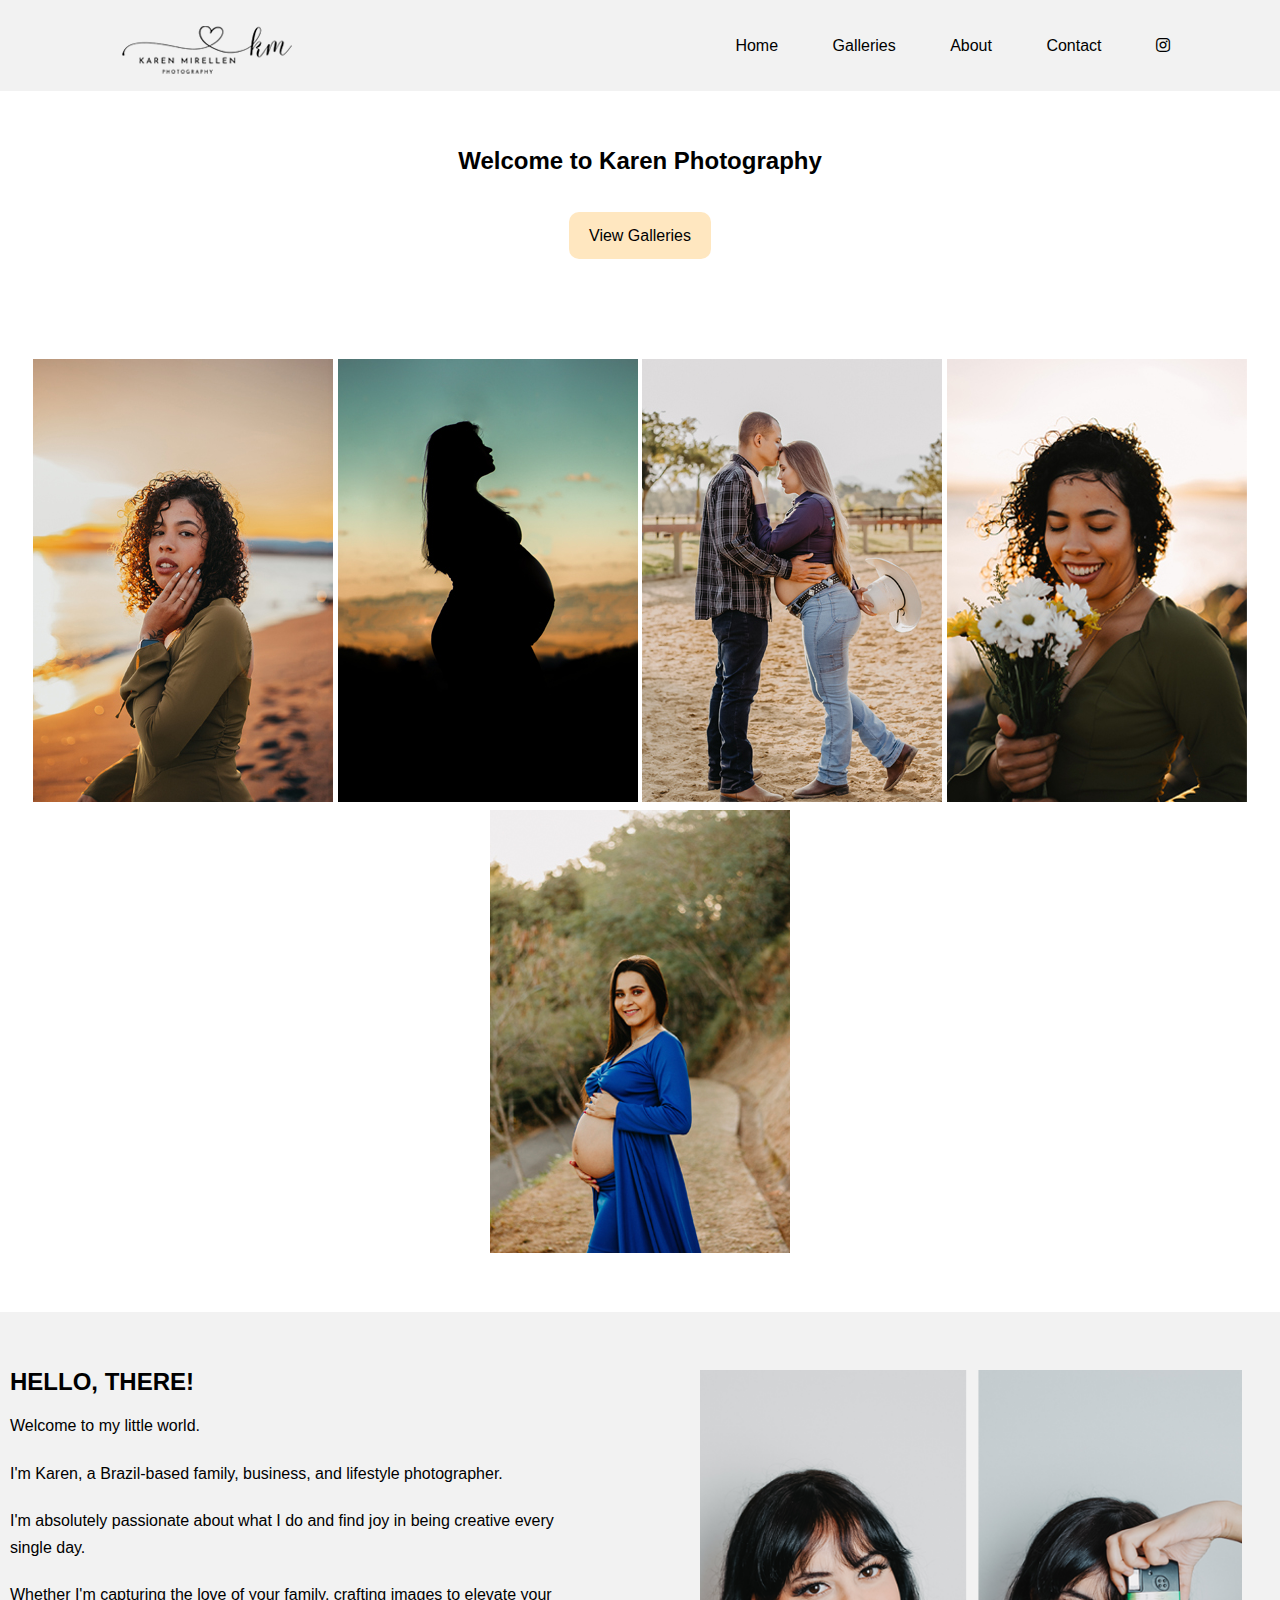
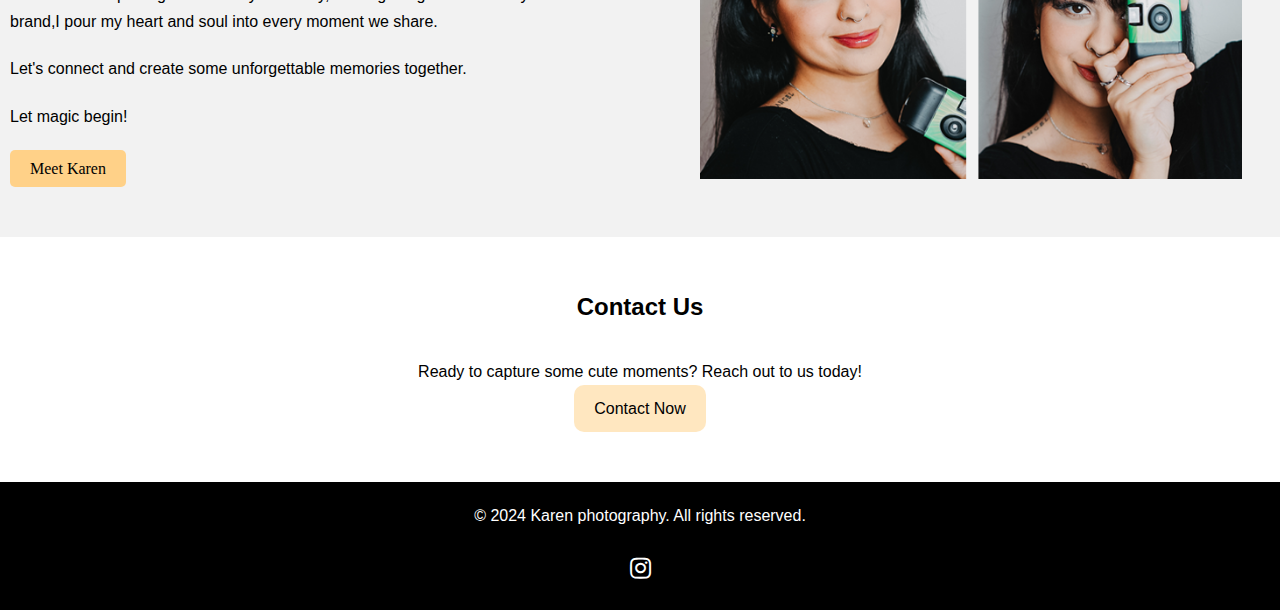
<file: index.html>
<!DOCTYPE html>
<html lang="en">
<head>
    <meta charset="UTF-8">
    <meta name="viewport" content="width=device-width, initial-scale=1.0">
    <title>Karen Photography</title>
    <link rel="stylesheet" href="styles.css">
    <link rel="stylesheet" href="https://cdnjs.cloudflare.com/ajax/libs/font-awesome/5.15.4/css/all.min.css">
</head>
<body>

<header>
    <!DOCTYPE html>
<html lang="en">
<head>
    <meta charset="UTF-8">
    <meta name="viewport" content="width=device-width, initial-scale=1.0">
    <title>KM Photography</title>
    <link rel="stylesheet" href="styles.css">
    <link rel="stylesheet" href="https://cdnjs.cloudflare.com/ajax/libs/font-awesome/5.15.4/css/all.min.css">
</head>
<body>

    <header class="header">
        <div class="container">
            <div class="logo">
                <img src="img/logo.png" alt="Photography Logo">
            </div>
            <nav>
                <ul>
                    <li><a href="file:///C:/Users/12062/Desktop/site2/index.html">Home</a></li>
                    <li><a href="file:///C:/Users/12062/Desktop/site2/galleries/galleries.html">Galleries</a></li>
                    <li><a href="file:///C:/Users/12062/Desktop/site2/about%20me/aboutme.html#">About</a></li>
                    <li><a href="file:///C:/Users/12062/Desktop/site2/contact/contact.html">Contact</a></li>
                    <li><a href="https://www.instagram.com/karenmirellenphoto" target="_blank"><i class="fab fa-instagram"></i></a></li>
                </ul>
            </nav>
        </div>
    </header>

</body>
</html>

</header>

<section id="home">
    <div class="container">
        <h2>Welcome to Karen Photography</h2>
        <a href="file:///C:/Users/12062/Desktop/site2/galleries/galleries.html" class="btn" target="_blank">View Galleries</a>
    </div>
</section>

<section id="carousel">
    <div class="container">
        <div class="carousel">
            <img class="slide" src="img/keline (4).jpg" alt="Image 1">
            <img class="slide" src="img/anne.jpg" alt="Image 2">
            <img class="slide" src="img/karina.jpg" alt="Image 3">
            <img class="slide" src="img/keline (1).jpg" alt="Another Image">
            <img class="slide" src="img/pietra.jpg" alt="Another Image">
        </div>
    </div>
</section>

<section id="about">
    <div class="container">
        <div class="about-content">
            <div class="text">
                <h2>HELLO, THERE!</h2>
                <p>Welcome to my little world.</p>
                <p>I'm Karen, a Brazil-based family, business, and lifestyle photographer.</p>
                <p>I'm absolutely passionate about what I do and find joy in being creative every single day.</p>
                <p>Whether I'm capturing the love of your family, crafting images to elevate your brand,I pour my heart and soul into every moment we share‍.</p>
                <p>Let's connect and create some unforgettable memories together.</p>
                <p>Let magic begin!</p>
                <a href="file:///C:/Users/12062/Desktop/site2/about%20me/aboutme.html#" class="meet-button">Meet Karen</a>            
            </div>
            <div class="image">
                <img src="img/about me.png" alt="About Me">
            </div>
        </div>
    </div>
</section>


<section id="contact">
    <div class="container">
        <h2>Contact Us</h2>
        <p>Ready to capture some cute moments? Reach out to us today!</p>
        <a href="mailto:hello@cute.photography" class="btn">Contact Now</a>
    </div>
</section>

<footer>
    <div class="container">
        <p>&copy; 2024 Karen photography. All rights reserved.</p>
        <div class="social-icons">
            <a href="https://www.instagram.com/karenmirellenphoto/" class="social-icon" target="_blank"><i class="fab fa-instagram"></i></a>
        </div>
    </div>
</footer>

</body>
</html>
</file>
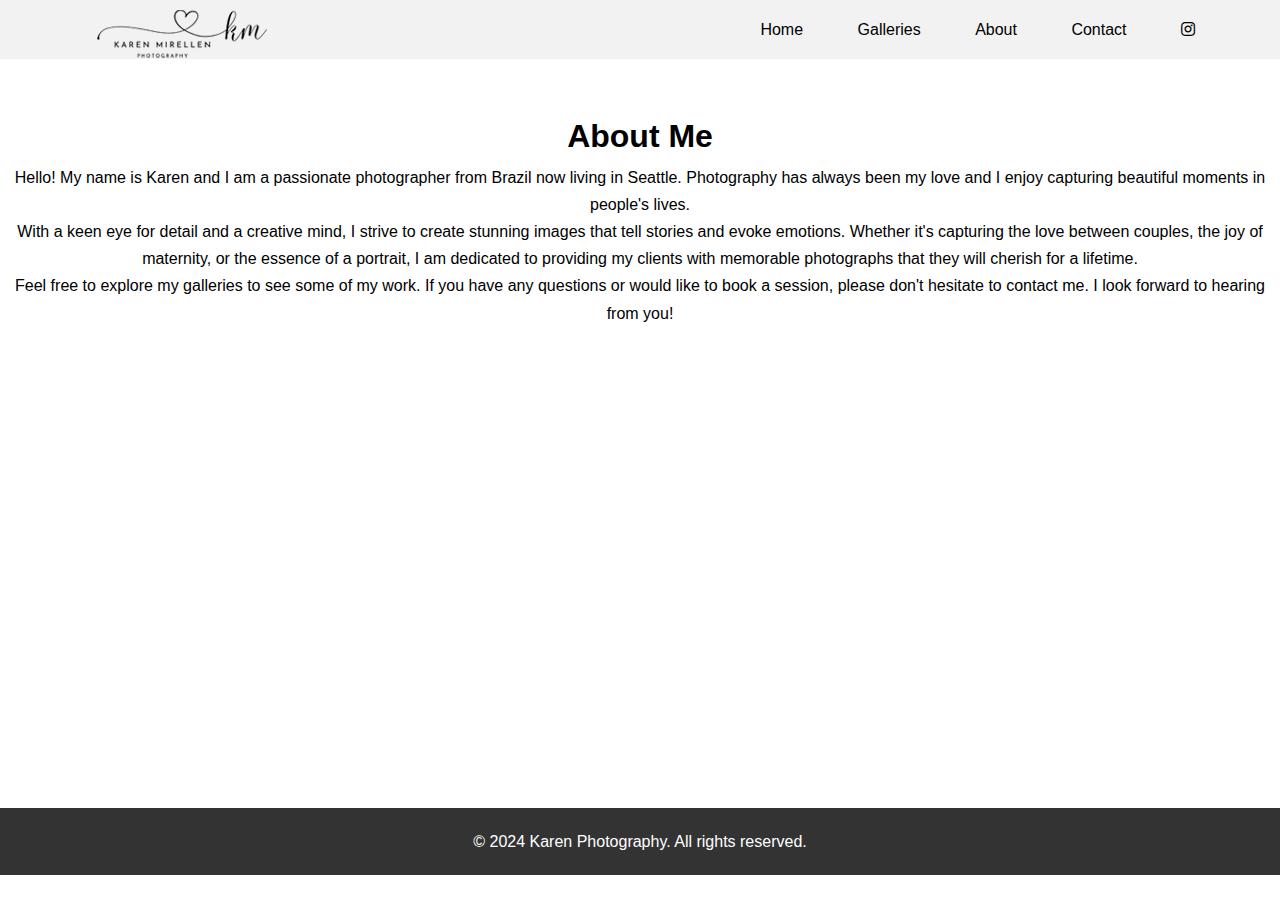
<file: about me/aboutme.html>
<!DOCTYPE html>
<html lang="en">
<head>
    <meta charset="UTF-8">
    <meta name="viewport" content="width=device-width, initial-scale=1.0">
    <title>About</title>
    <link rel="stylesheet" href="styles.css">
    <link rel="stylesheet" href="https://cdnjs.cloudflare.com/ajax/libs/font-awesome/5.15.4/css/all.min.css">
</head>
<body>

    <header class="header">
        <div class="container">
            <div class="logo">
                <img src="img/logo.png" alt="Photography Logo">
            </div>
            <nav>
                <ul>
                    <li><a href="file:///C:/Users/12062/Desktop/site2/index.html">Home</a></li>
                    <li><a href="file:///C:/Users/12062/Desktop/site2/galleries/galleries.html">Galleries</a></li>
                    <li><a href="file:///C:/Users/12062/Desktop/site2/about%20me/aboutme.html#">About</a></li>
                    <li><a href="file:///C:/Users/12062/Desktop/site2/contact/contact.html">Contact</a></li>
                    <li><a href="https://www.instagram.com/karenmirellenphoto" target="_blank"><i class="fab fa-instagram"></i></a></li>
                </ul>
            </nav>
        </div>
    </header>
    

<main class="about-me">
    <div class="container">
        <h1>About Me</h1>
        <p>Hello! My name is Karen and I am a passionate photographer from Brazil now living in Seattle. Photography has always been my love and I enjoy capturing beautiful moments in people's lives.</p>
        <p>With a keen eye for detail and a creative mind, I strive to create stunning images that tell stories and evoke emotions. Whether it's capturing the love between couples, the joy of maternity, or the essence of a portrait, I am dedicated to providing my clients with memorable photographs that they will cherish for a lifetime.</p>
        <p>Feel free to explore my galleries to see some of my work. If you have any questions or would like to book a session, please don't hesitate to contact me. I look forward to hearing from you!</p>
    </div>
    <div class="image-slots">
        <div class="image-slot">
            <img src="img/DSC08353.jpg" alt="Example Image 1">
        </div>
        <div class="image-slot">
            <img src="img/DSC083632.jpg" alt="Example Image 2">
            
        </div>
    </div>
</main>



<footer class="footer">
    <div class="container">
        <p>&copy; 2024 Karen Photography. All rights reserved.</p>
    </div>
</footer>

<script>
    function toggleAnimation(element) {
        element.classList.toggle('animate');
    }
</script>

</body>
</html>
</file>
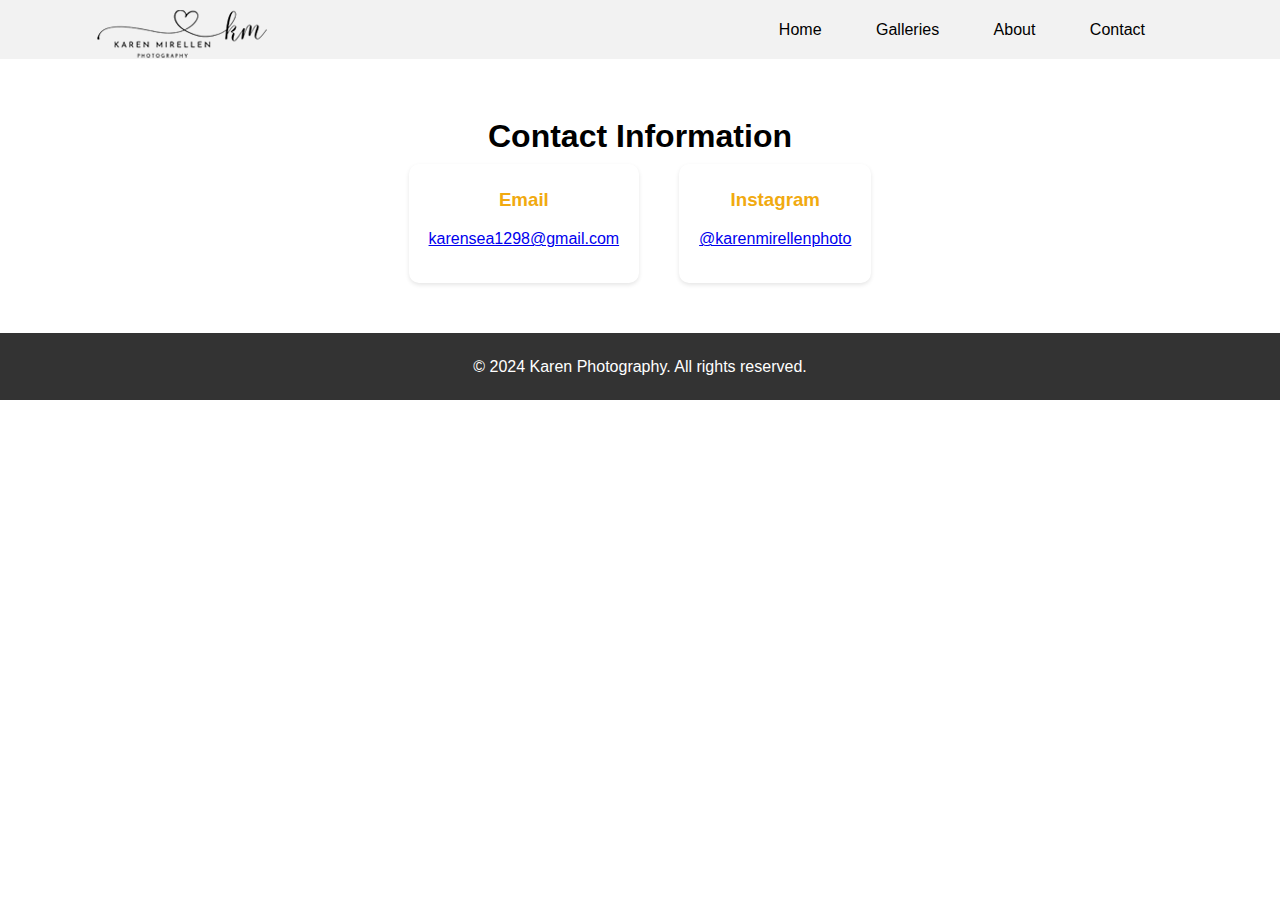
<file: contact/contact.html>
<!DOCTYPE html>
<html lang="en">
<head>
    <meta charset="UTF-8">
    <meta name="viewport" content="width=device-width, initial-scale=1.0">
    <title>Contact</title>
    <link rel="stylesheet" href="style.css">
</head>
<body>

     <header class="header">
        <div class="container">
            <div class="logo">
                <img src="img/logo.png" alt="Photography Logo">
            </div>
            <nav>
                <ul>
                    <li><a href="file:///C:/Users/12062/Desktop/site2/index.html">Home</a></li>
                    <li><a href="file:///C:/Users/12062/Desktop/site2/galleries/galleries.html">Galleries</a></li>
                    <li><a href="file:///C:/Users/12062/Desktop/site2/about%20me/aboutme.html#">About</a></li>
                    <li><a href="file:///C:/Users/12062/Desktop/site2/contact/contact.html">Contact</a></li>
                    <li><a href="https://www.instagram.com/karenmirellenphoto" target="_blank"><i class="fab fa-instagram"></i></a></li>
                </ul>
            </nav>
        </div>
    </header>
    
<main class="contact-info">
    <div class="container">
        <h1>Contact Information</h1>
        <div class="contact-details">
            <div class="contact-item">
                <h3>Email</h3>
                <p><a href="mailto:karensea1298@gmail.com">karensea1298@gmail.com</a></p>
            </div>
            <div class="contact-item">
                <h3>Instagram</h3>
                <p><a href="https://www.instagram.com/karenmirellenphoto/">@karenmirellenphoto</a></p>
            </div>
        </div>
    </div>
</main>

<footer class="footer">
    <div class="container">
        <p>&copy; 2024 Karen Photography. All rights reserved.</p>
    </div>
</footer>

</body>
</html>
</file>
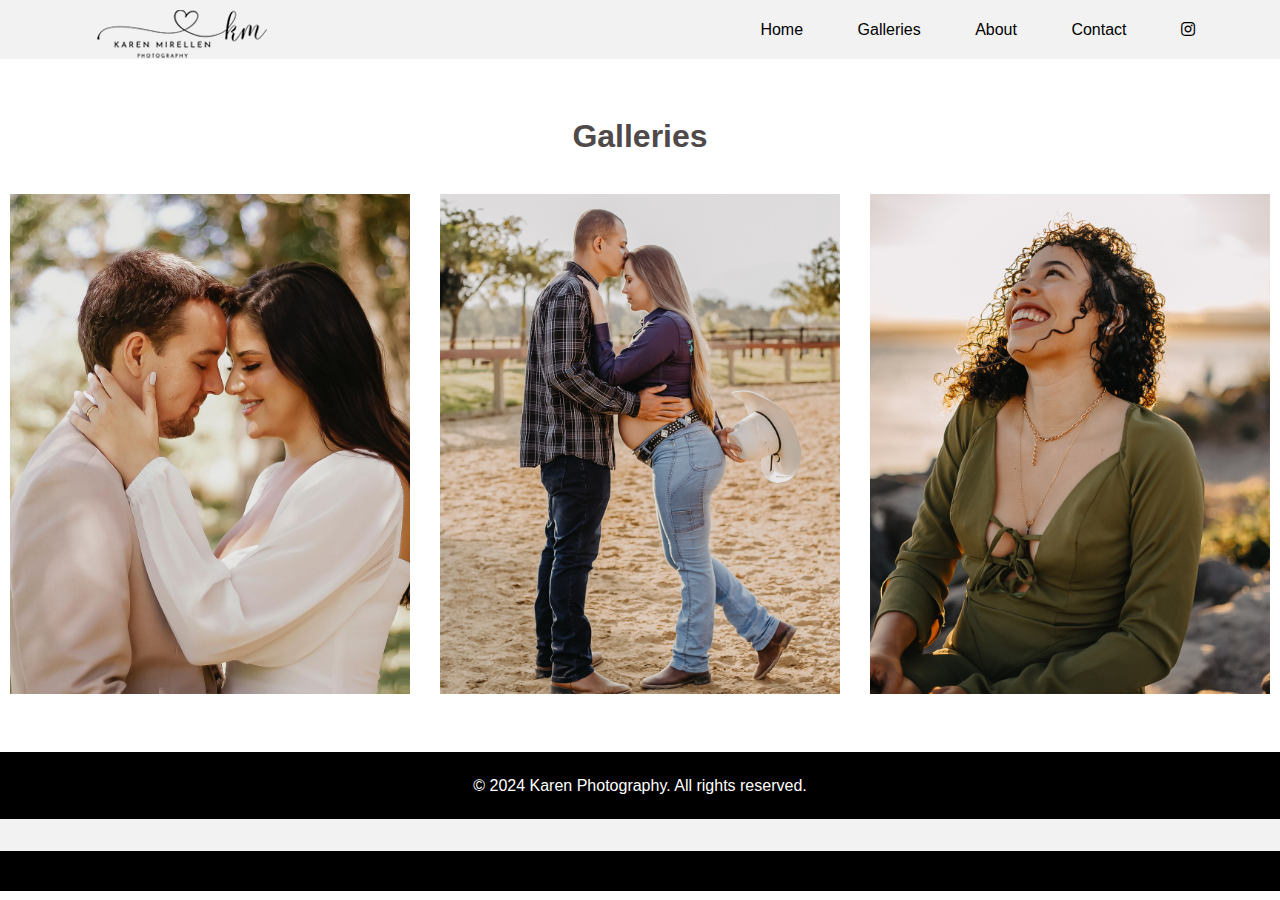
<file: galleries/galleries.html>
<!DOCTYPE html>
<html lang="en">
<head>
    <meta charset="UTF-8">
    <meta name="viewport" content="width=device-width, initial-scale=1.0">
    <title>Galleries</title>
    <link rel="stylesheet" href="style.css">
    <link rel="stylesheet" href="https://cdnjs.cloudflare.com/ajax/libs/font-awesome/5.15.4/css/all.min.css">
</head>
<body>
    <header class="header">
        <div class="container">
            <div class="logo">
                <img src="img/logo.png" alt="Photography Logo">
            </div>
            <nav>
                <ul>
                    <li><a href="file:///C:/Users/12062/Desktop/site2/index.html">Home</a></li>
                    <li><a href="file:///C:/Users/12062/Desktop/site2/galleries/galleries.html">Galleries</a></li>
                    <li><a href="file:///C:/Users/12062/Desktop/site2/about%20me/aboutme.html#">About</a></li>
                    <li><a href="file:///C:/Users/12062/Desktop/site2/contact/contact.html">Contact</a></li>
                    <li><a href="https://www.instagram.com/karenmirellenphoto" target="_blank"><i class="fab fa-instagram"></i></a></li>
                </ul>
            </nav>
        </div>
    </header>
<main class="gallery">
    <div class="container">
        <h1>Galleries</h1>
        <div class="gallery-grid">
            <a href="file:///C:/Users/12062/Desktop/site2/couples%20page/couples.html" class="image">
                <img src="img/couple.jpg" alt="Couples">
                <h3>Couples</h3>
            </a>
            <a href="file:///C:/Users/12062/Desktop/site2/maternity%20page/maternity.html" class="image">
                <img src="img/gravida3.png" alt="Maternity">
                <h3>Maternity</h3>
            </a>
            <a href="file:///C:/Users/12062/Desktop/site2/portrait%20page/portrait.html" class="image">
                <img src="img/keline.png" alt="Portrait">
                <h3>Portrait</h3>
            </a>
            <!-- Adicio more galleries as needed -->
        </div>
    </div>
</main>

<footer class="footer">
    <div class="container">
        <p>&copy; 2024 Karen Photography. All rights reserved.</p>
    </div>
</footer>

<script>
    function toggleAnimation(element) {
        element.classList.toggle('animate');
    }
</script>

</body>
</html>
<!DOCTYPE html>
<html lang="en">
<head>
    <meta charset="UTF-8">
    <meta name="viewport" content="width=device-width, initial-scale=1.0">
    <title>Galleries</title>
    <link rel="stylesheet" href="style.css">
    <link rel="stylesheet" href="https://cdnjs.cloudflare.com/ajax/libs/font-awesome/5.15.4/css/all.min.css">
    <style>

        .image {
            position: relative;
            overflow: hidden;
        }

        .image img {
            width: 100%;
            height: auto;
            transition: transform 0.3s ease; /* Add transition effect */
        }

        .image h3 {
            position: absolute;
            bottom: 10px;
            left: 10px;
            color: white;
            background-color: rgba(0, 0, 0, 0.5);
            padding: 5px 10px;
            margin: 0;
            transition: opacity 0.3s ease; /* Add transition effect */
            opacity: 0; /* Initially hidden */
        }

        .image:hover img {
            transform: scale(1.1); /* Zoom in on hover */
        }

        .image:hover h3 {
            opacity: 1; /* Show caption on hover */
        }

        /* Define animation */
        @keyframes animateZoom {
            from {
                transform: scale(1);
            }
            to {
                transform: scale(1.5);
            }
        }

        /* Apply animation when the 'animate' class is toggled */
        .animate img {
            animation: animateZoom 0.5s ease forwards;
        }
    </style>
</head>
<body>

<header class="header">
    <!-- Your existing header content -->
</header>

<footer class="footer">
    <!-- Your existing footer content -->
</footer>

<script>
    function toggleAnimation(element) {
        element.classList.toggle('animate');
    }
</script>

</body>
</html>
</file>
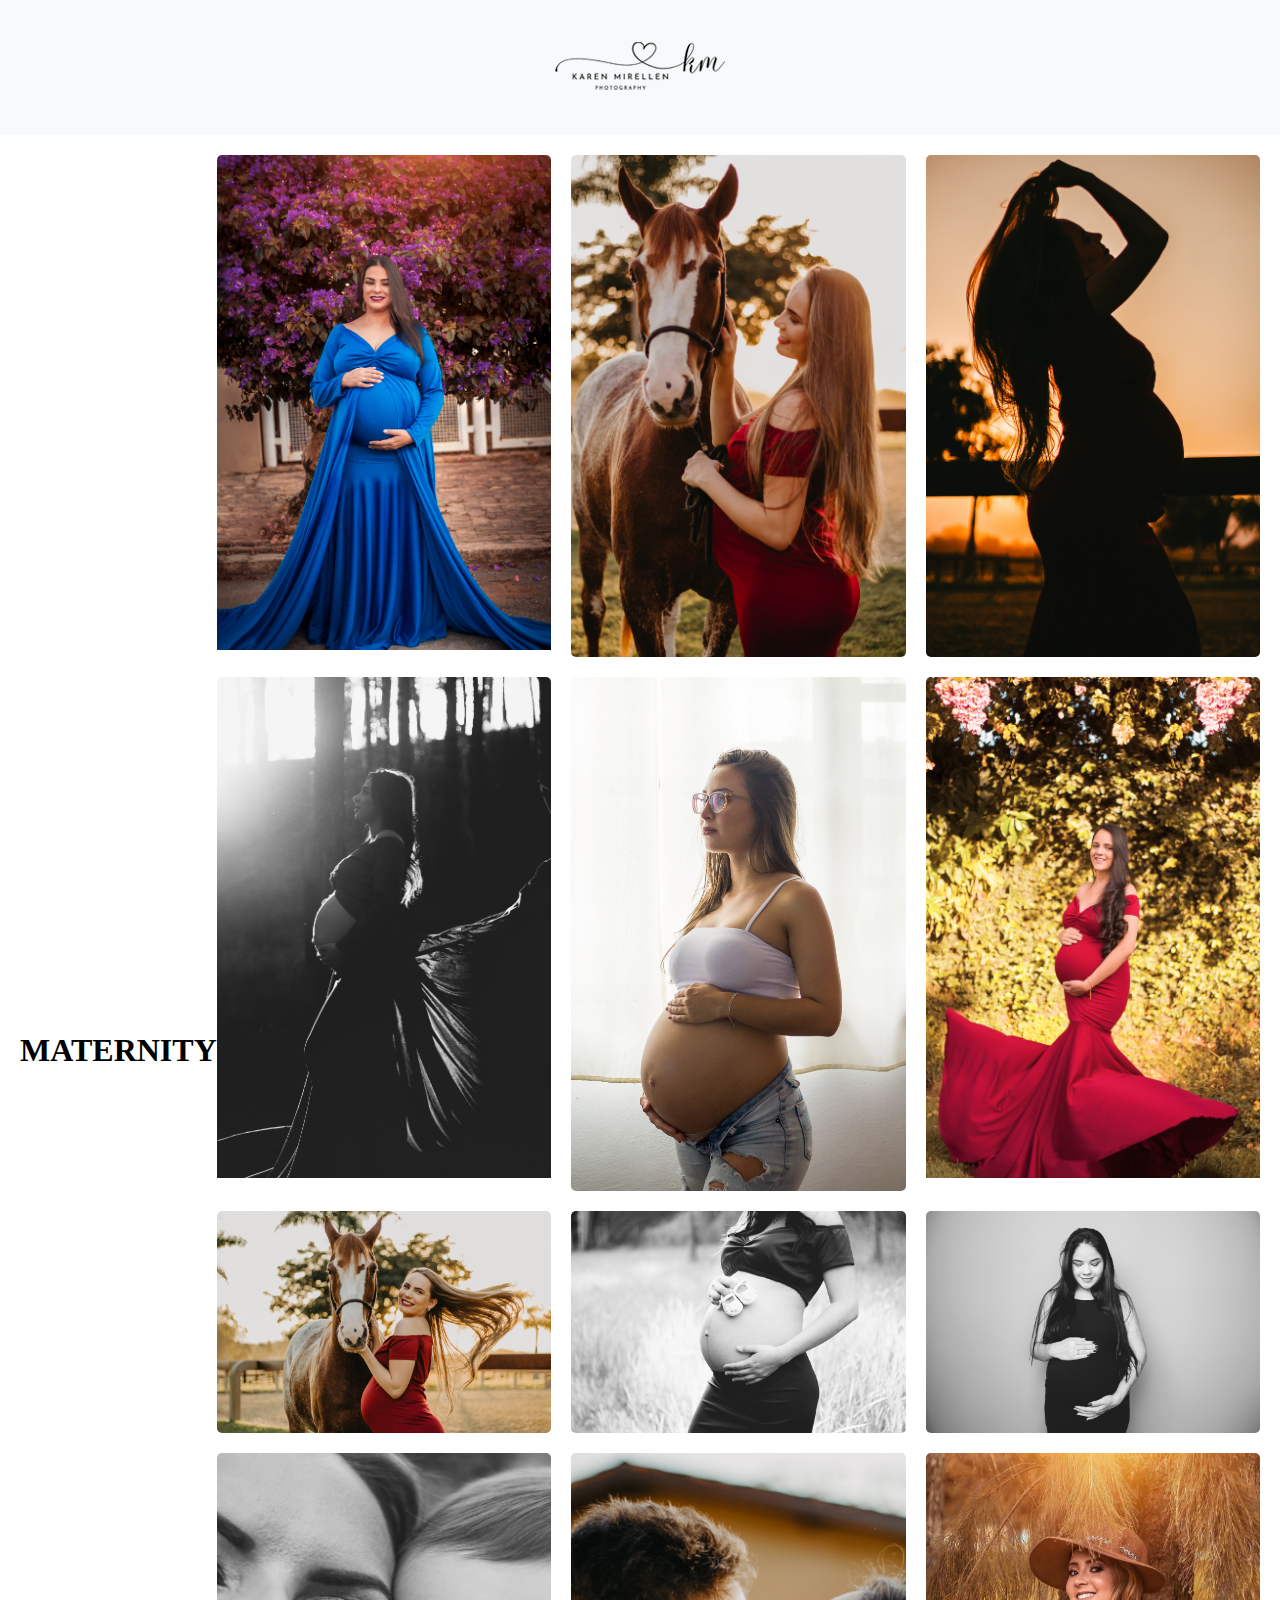
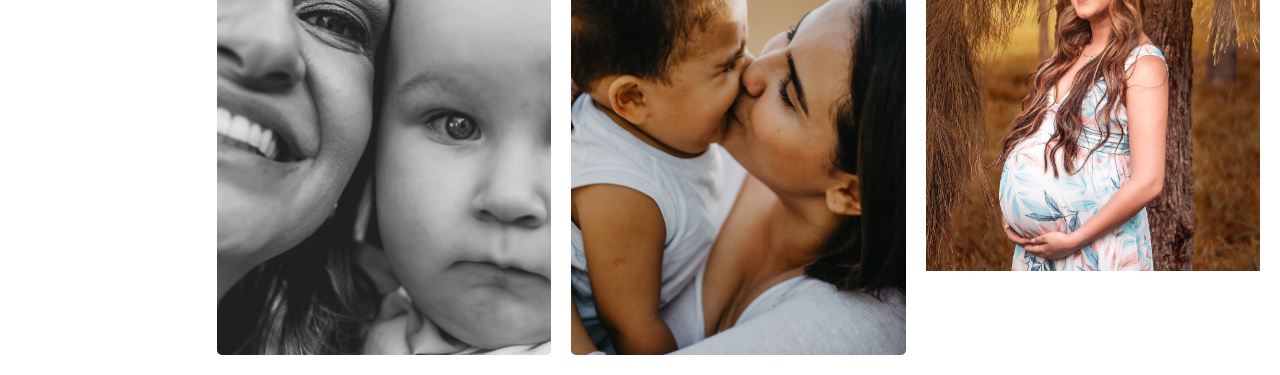
<file: maternity page/maternity.html>
<!DOCTYPE html>
<html lang="en">
<head>
    <meta charset="UTF-8">
    <meta name="viewport" content="width=device-width, initial-scale=1.0">
    <title>Maternity</title>
    <link rel="stylesheet" href="styles.css">
    <link rel="stylesheet" href="https://cdnjs.cloudflare.com/ajax/libs/font-awesome/5.15.4/css/all.min.css">
</head>
<body>
    <header class="header">
        <div class="container">
            <nav class="navbar">
                <div class="logo">
                    <img src="img/logo.png" alt="Photography Logo">
                </div>
                <!-- Add your navigation menu items here -->
            </nav>
        </div>
    </header>
</body>
    </style>
<!DOCTYPE html>
<html lang="en">
<head>
    <meta charset="UTF-8">
    <meta name="viewport" content="width=device-width, initial-scale=1.0">
    <title>Photos</title>
    <link rel="stylesheet" href="styles.css">
    <link rel="stylesheet" href="https://cdnjs.cloudflare.com/ajax/libs/font-awesome/5.15.4/css/all.min.css">
    <style>
        body {
            font-family: Louis George cafe, Lato;
            margin: 0;
            padding: 0;
        }

        .container {
            max-width: 1300px;
            margin: 0 auto;
            padding: 20px;
        }

        h1 {
            text-align: center;
            margin-bottom: 30px;
        }

        .photo-grid {
            display: grid;
            grid-template-columns: repeat(auto-fit, minmax(300px, 1fr));
            grid-gap: 20px;
        }

        .photo {
            border-radius: 5px;
            overflow: hidden;
            cursor: pointer;
        }

        .photo img {
            width: 100%;
            height: auto;
            display: block;
        }

        .photo.expanded img {
            width: auto;
            height: auto;
            max-width: 100%;
            max-height: 100%;
        }

        .modal {
            display: none;
            position: fixed;
            z-index: 999;
            top: 0;
            left: 0;
            width: 100%;
            height: 100%;
            background-color: rgba(0, 0, 0, 0.8);
        }

        .modal-content {
            margin: auto;
            display: block;
            width: 100%;
            max-width: 600px;
            max-height: 100%;
        }

        .close {
            color: #fff;
            position: absolute;
            top: 15px;
            right: 15px;
            font-size: 30px;
            cursor: pointer;
        }
    </style>
</head>
<body>

<div class="container">
    <h1>MATERNITY</h1>
    <div class="photo-grid">
        <div class="photo" onclick="openModal('img/maternity (19).jpg')">
            <img src="img/maternity (19).jpg" alt="Photo 1">
        </div>
        <div class="photo" onclick="openModal('img/maternity (2).jpg')">
            <img src="img/maternity (2).jpg" alt="Photo 2">
        </div>
        <div class="photo" onclick="openModal('img/maternity (3).jpg')">
            <img src="img/maternity (3).jpg" alt="Photo 2">
        </div>
        <div class="photo" onclick="openModal('img/maternity (7).jpg')">
            <img src="img/maternity (7).jpg" alt="Photo 2">
        </div>
        <div class="photo" onclick="openModal('img/maternity (13).jpg')">
            <img src="img/maternity (13).jpg" alt="Photo 2">
        </div>
        <div class="photo" onclick="openModal('img/maternity (14).jpg')">
            <img src="img/maternity (14).jpg" alt="Photo 2">
        </div>
        <div class="photo" onclick="openModal('img/maternity (15).jpg')">
            <img src="img/maternity (15).jpg" alt="Photo 2">
        </div> 
        <div class="photo" onclick="openModal('img/maternity (6).jpg')">
            <img src="img/maternity (6).jpg" alt="Photo 2">
        </div> 
        <div class="photo" onclick="openModal('img/maternity (4).jpg')">
            <img src="img/maternity (4).jpg" alt="Photo 2">
        </div> 
        <div class="photo" onclick="openModal('img/maternity (1).jpg')">
            <img src="img/family.jpg" alt="Photo 2">
        </div> <div class="photo" onclick="openModal('img/maternity (1).jpg')">
            <img src="img/family2.jpg" alt="Photo 2">
        </div> 
        <div class="photo" onclick="openModal('img/maternity (1).jpg')">
            <img src="img/maternity.jpg" alt="Photo 2">
        </div> 




        
</div>

<div id="modal" class="modal" onclick="closeModal()">
    <span class="close">&times;</span>
    <img class="modal-content" id="modalImage">
</div>
<script>
    function openModal(imageSrc) {
        var modal = document.getElementById("modal");
        var modalImg = document.getElementById("modalImage");
        modal.style.display = "block";
        modalImg.src = imageSrc;
    }

    function closeModal() {
        var modal = document.getElementById("modal");
        modal.style.display = "none";
    }
</script>

</body>
</html>
</file>
<file: styles.css>
/* styles.css */

/* Logo Styles */
.logo {
    float: left;
    padding: 0;
    margin: 0; /* Add this line to remove margin */
    margin-top: -8px; /* Adjust the margin-top value as needed */
}

.logo img {
    max-height: 65px;
}

/* Hide all slides by default */
.carousel .slide {
    position: absolute;
    opacity: 1;
    animation: fadeInOut 15s infinite; /* Apply the animation */
}

/* Show the first slide */
.carousel .slide:first-child {
    position: relative;
    opacity: 50;
    
}
/* Show the first slide */
.carousel .slide {
    position: relative;
    opacity: 50;

.carousel {
    white-space: nowrap; /* Prevent images from wrapping */
    overflow-x: auto; /* Enable horizontal scrolling */
}

.carousel img {
    display: inline-block; /* Display images in a row */
    max-width: 100%; /* Ensure images don't exceed the width of the container */
    vertical-align: top; /* Align images to the top of the container */
}
   
}

@keyframes fadeInOut {
    0% {
        opacity: 0;
    }
    30% {
        opacity: 1;
    }
    75% {
        opacity: 1;
    }
    100% {
        opacity: 0;
    }
}


/* Reset CSS */
* {
    margin: 0;
    padding: 0;
    box-sizing: border-box;
}

/* Global Styles */
body {
    font-family: Louis George Cafe, sans-serif;
    line-height: 1.7;
    background-color: #ffffff;
    margin: 0;
}

.container {
    max-width: 1600px;
    margin: 0 auto;
    padding: 0 10px;
    
}

header {
    background-color: #f2f2f2;
    color: #000000;
    padding: 16px 25px;
    text-align: right;
}


header h1 {
    margin: 70px;
    font-size: 110px;
}

nav ul {
    list-style: none;
}

nav ul li {
    display: inline;
    margin-right: 50px;
}

nav ul li a {
    color: #000000;
    text-decoration: none;
}

section {
    padding: 50px 0;
    text-align: center;
}

h2 {
    margin-bottom: 30px;
    color: #000000; /* titulo de todos os textos */
}

.btn {
    display: inline-block;
    padding: 10px 20px;
    background-color: #ffe7c0;
    color: #000000;
    text-decoration: none;
    border-radius: 10px;
}

/* styles.css */

#about {
    padding: 50px 0;
    background-color: #f2f2f2; /* Optional: Add background color */
}

.about-content {
    display: flex;
    justify-content: space-between;
    align-items: right;
}

/* styles.css */

.about-content {
    display: flex;
    justify-content: space-between;
    align-items: center;
}

.text {
    flex: 1;
    padding-right: 20px;
    text-align: left; /* Center-align the text */
}

.text h2 {
    margin-bottom: 10px;
}

.text p {
    margin-bottom: 20px; /* Add space between paragraphs */
}

.meet-button {
    display: inline-block;
    padding: 5px 20px;
    background-color: #ffd188;
    color: #000000;
    text-decoration: none;
    border-radius: 5px;
    transition: background-color 0.3s ease;
    font-family: 'Lato', louis george cafe; /* Change the font family */
}

.meet-button:hover {
    background-color: #faebd3;
}


.image {
    flex: 1;
    margin-left: 20px;
}

.image img {
    width: 100%;
    display: block;
}


.image {
    flex: 1;
    margin-left: 100px; /* Add margin to move the image further to the right */
}

.image img {
    width: 95%;
    display:flex;
}


footer {
    background-color: #000000;
    color: #ffffff;
    padding: 20px 0;
    text-align: center;
}

.social-icons {
    margin-top: 20px;
}

.social-icon {
    color: #ffffff;
    font-size: 24px;
    margin: 0 10px;
    text-decoration: none;
}
</file>
<file: about me/styles.css>
/* Logo Styles */
.logo {
    float: left;
    padding: 0;
    margin: 0; /* Add this line to remove margin */
    margin-top: -8px; /* Adjust the margin-top value as needed */
}

.logo img {
    max-height: 65px;
}

/* Reset CSS */
* {
    margin: 0;
    padding: 0;
    box-sizing: border-box;
}

/* Global Styles */
body {
    font-family: Louis George Cafe, sans-serif;
    line-height: 1.7;
    background-color: #ffffff;
    margin: 0;
}

.container {
    max-width: 1600px;
    margin: 0 auto;
    padding: 0 10px;
    
}

header {
    background-color: #f2f2f2;
    color: #000000;
    padding: 16px 25px;
    text-align: right;
}


header h1 {
    margin: 70px;
    font-size: 110px;
}

nav ul {
    list-style: none;
}

nav ul li {
    display: inline;
    margin-right: 50px;
}

nav ul li a {
    color: #000000;
    text-decoration: none;
}

section {
    padding: 50px 0;
    text-align: center;
}

h2 {
    margin-bottom: 30px;
    color: #000000; /* titulo de todos os textos */
}

.btn {
    display: inline-block;
    padding: 10px 20px;
    background-color: #ffe7c0;
    color: #000000;
    text-decoration: none;
    border-radius: 10px;
}

/* style.css */

.gallery {
    padding: 50px 0;
    text-align: center;
}

.gallery h1 {
    margin-bottom: 30px;
    color: #504949;
}

.gallery-grid {
    display: grid;
    grid-template-columns: repeat(auto-fit, minmax(250px, 1fr));
    grid-gap: 30px;
}

.image {
    position: relative;
    overflow: hidden;
    cursor: pointer; /* Add cursor pointer */
}

.image img {
    width: 100%;
    height: auto;
    transition: transform 0.3s ease-in-out;
}

.image h3 {
    position: absolute;
    bottom: 10px;
    left: 0;
    right: 0;
    background-color: rgba(255, 255, 255, 0.8);
    padding: 10px;
    font-size: 16px;
    color: #504949;
    text-align: center;
}

/* Animation */
.animate img {
    transform: scale(1.1);
}

footer {
    background-color: #000000;
    color: #ffffff;
    padding: 20px 0;
    text-align: center;
}

.social-icons {
    margin-top: 20px;
}

.social-icon {
    color: #ffffff;
    font-size: 24px;
    margin: 0 10px;
    text-decoration: none;
}

.about-me {
    padding: 50px 0;
    text-align: center;
}

.container {
    max-width: 800px;
    margin: 0 auto;
}

.image-slots {
    display: flex;
    justify-content: center;
    margin-top: 30px;
}

.image-slot {
    margin: 0 20px;
    opacity: 0;
    transition: opacity 0.5s ease-in-out;
}

.image-slot:hover {
    opacity: 1;
}

.image-slot img {
    width: 100%;
    border-radius: 10px;
    box-shadow: 0 0 10px rgba(0, 0, 0, 0.1);
    transition: transform 0.3s ease-in-out;
}

.image-slot:hover img {
    transform: scale(1.1);
}

.image-slot h3 {
    margin-top: 10px;
    font-size: 18px;
    color: #333;
}

/* Add animation to fade in the image slots */
@keyframes fadeIn {
    from {
        opacity: 0;
    }
    to {
        opacity: 1;
    }
}

.image-slot:nth-child(1) {
    animation: fadeIn 1s ease 0.5s forwards;
}

.image-slot:nth-child(2) {
    animation: fadeIn 1s ease 1s forwards;
}
/* Logo Styles */
.logo {
    float: left;
    padding: 0;
    margin: 0; /* Add this line to remove margin */
    margin-top: -8px; /* Adjust the margin-top value as needed */
}

.logo img {
    max-height: 65px;
}

/* Reset CSS */
* {
    margin: 0;
    padding: 0;
    box-sizing: border-box;
}

/* Global Styles */
body {
    font-family: Louis George Cafe, sans-serif;
    line-height: 1.7;
    background-color: #ffffff;
    margin: 0;
}

.container {
    max-width: 1600px;
    margin: 0 auto;
    padding: 0 10px;
    
}

header {
    background-color: #f2f2f2;
    color: #000000;
    padding: 16px 25px;
    text-align: right;
}


header h1 {
    margin: 70px;
    font-size: 110px;
}

nav ul {
    list-style: none;
}

nav ul li {
    display: inline;
    margin-right: 50px;
}

nav ul li a {
    color: #000000;
    text-decoration: none;
}

section {
    padding: 50px 0;
    text-align: center;
}

h2 {
    margin-bottom: 30px;
    color: #000000; /* titulo de todos os textos */
}

.btn {
    display: inline-block;
    padding: 10px 20px;
    background-color: #ffe7c0;
    color: #000000;
    text-decoration: none;
    border-radius: 10px;
}
.contact-info {
    text-align: center;
    padding: 50px 0;
}

.contact-details {
    display: flex;
    justify-content: center;
}

.contact-item {
    margin: 0 20px;
    background-color: #ffffff;
    border-radius: 10px;
    padding: 20px;
    box-shadow: 0 2px 4px rgba(0, 0, 0, 0.1);
    transition: transform 0.3s ease-in-out;
}

.contact-item:hover {
    transform: translateY(-5px);
}

.contact-item h3 {
    color: #f1aa10;
}

.contact-item p {
    margin: 10px 0;
}

.footer {
    background-color: #333;
    color: #fff;
    text-align: center;
    padding: 20px 0;
}
</file>
<file: contact/style.css>
/* Logo Styles */
.logo {
    float: left;
    padding: 0;
    margin: 0; /* Add this line to remove margin */
    margin-top: -8px; /* Adjust the margin-top value as needed */
}

.logo img {
    max-height: 65px;
}

/* Reset CSS */
* {
    margin: 0;
    padding: 0;
    box-sizing: border-box;
}

/* Global Styles */
body {
    font-family: Louis George Cafe, sans-serif;
    line-height: 1.7;
    background-color: #ffffff;
    margin: 0;
}

.container {
    max-width: 1600px;
    margin: 0 auto;
    padding: 0 10px;
    
}

header {
    background-color: #f2f2f2;
    color: #000000;
    padding: 16px 25px;
    text-align: right;
}


header h1 {
    margin: 70px;
    font-size: 110px;
}

nav ul {
    list-style: none;
}

nav ul li {
    display: inline;
    margin-right: 50px;
}

nav ul li a {
    color: #000000;
    text-decoration: none;
}

section {
    padding: 50px 0;
    text-align: center;
}

h2 {
    margin-bottom: 30px;
    color: #000000; /* titulo de todos os textos */
}

.btn {
    display: inline-block;
    padding: 10px 20px;
    background-color: #ffe7c0;
    color: #000000;
    text-decoration: none;
    border-radius: 10px;
}
.contact-info {
    text-align: center;
    padding: 50px 0;
}

.contact-details {
    display: flex;
    justify-content: center;
}

.contact-item {
    margin: 0 20px;
    background-color: #ffffff;
    border-radius: 10px;
    padding: 20px;
    box-shadow: 0 2px 4px rgba(0, 0, 0, 0.1);
    transition: transform 0.3s ease-in-out;
}

.contact-item:hover {
    transform: translateY(-5px);
}

.contact-item h3 {
    color: #f1aa10;
}

.contact-item p {
    margin: 10px 0;
}

.footer {
    background-color: #333;
    color: #fff;
    text-align: center;
    padding: 20px 0;
}
</file>
<file: galleries/style.css>
/* style.css */

/* Logo Styles */
.logo {
    float: left;
    padding: 0;
    margin: 0; /* Add this line to remove margin */
    margin-top: -8px; /* Adjust the margin-top value as needed */
}

.logo img {
    max-height: 65px;
}

/* Reset CSS */
* {
    margin: 0;
    padding: 0;
    box-sizing: border-box;
}

/* Global Styles */
body {
    font-family: Louis George Cafe, sans-serif;
    line-height: 1.7;
    background-color: #ffffff;
    margin: 0;
}

.container {
    max-width: 1600px;
    margin: 0 auto;
    padding: 0 10px;
    
}

header {
    background-color: #f2f2f2;
    color: #000000;
    padding: 16px 25px;
    text-align: right;
}


header h1 {
    margin: 70px;
    font-size: 110px;
}

nav ul {
    list-style: none;
}

nav ul li {
    display: inline;
    margin-right: 50px;
}

nav ul li a {
    color: #000000;
    text-decoration: none;
}

section {
    padding: 50px 0;
    text-align: center;
}

h2 {
    margin-bottom: 30px;
    color: #000000; /* titulo de todos os textos */
}

.btn {
    display: inline-block;
    padding: 10px 20px;
    background-color: #ffe7c0;
    color: #000000;
    text-decoration: none;
    border-radius: 10px;
}

/* style.css */

.gallery {
    padding: 50px 0;
    text-align: center;
}

.gallery h1 {
    margin-bottom: 30px;
    color: #504949;
}

.gallery-grid {
    display: grid;
    grid-template-columns: repeat(auto-fit, minmax(250px, 1fr));
    grid-gap: 30px;
}

.image {
    position: relative;
    overflow: hidden;
    cursor: pointer; /* Add cursor pointer */
}

.image img {
    width: 100%;
    height: auto;
    transition: transform 0.3s ease-in-out;
}

.image h3 {
    position: absolute;
    bottom: 10px;
    left: 0;
    right: 0;
    background-color: rgba(255, 255, 255, 0.8);
    padding: 10px;
    font-size: 16px;
    color: #504949;
    text-align: center;
}

/* Animation */
.animate img {
    transform: scale(1.1);
}

footer {
    background-color: #000000;
    color: #ffffff;
    padding: 20px 0;
    text-align: center;
}

.social-icons {
    margin-top: 20px;
}

.social-icon {
    color: #ffffff;
    font-size: 24px;
    margin: 0 10px;
    text-decoration: none;
}
</file>
<file: maternity page/styles.css>
.header {
    background-color: #f8f9fa; /* Change the background color as needed */
    padding: 20px 0; /* Adjust the padding as needed */
    transition: background-color 0.3s ease; /* Add transition effect */
}

.container {
    display: flex;
    justify-content: center; /* Horizontally center the logo within the container */
    align-items: center; /* Vertically center the logo within the container */
    transition: justify-content 0.3s ease, align-items 0.3s ease; /* Add transition effect */
}

.logo {
    margin-right: auto; /* Pushes the logo to the left, aligning it with the start of the container */
    transition: margin-right 0.3s ease; /* Add transition effect */
}

.logo img {
    max-height: 60px; /* Adjust the maximum height of the logo as needed */
    transition: max-height 0.3s ease; /* Add transition effect */
}

.image {
    transition: transform 0.3s ease; /* Add transition effect */
}

.image.large-image {
    transform: scale(1.3);
}
.photo {
    border-radius: 5px;
    overflow: hidden;
    cursor: pointer;
    transition: transform 0.3s ease; /* Add transition effect */
}

.photo:hover {
    transform: scale(1.05); /* Scale the image slightly on hover */
}

.photo.expanded {
    position: fixed;
    top: 10%;
    left: 10%;
    transform: translate(-50%, -50%);
    z-index: 999;
    width: auto;
    height: auto;
    max-width: 90%;
    max-height: 90%;
}

.modal {
    display: none;
    position: fixed;
    z-index: 999;
    top: 0;
    left: 0;
    width: 100%;
    height: 100%;
    background-color: rgba(255, 255, 255, 0.8);
    overflow: auto; /* Enable scrolling if needed */
    transition: opacity 0.3s ease; /* Add transition effect */
}

.modal-content {
    position: absolute;
    top: 50%;
    left: 50%;
    transform: translate(-50%, -50%);
    display: block;
    transition: transform 0.3s ease; /* Add transition effect */
}

.modal-content img {
    display: block;
    max-width: 100%; /* Adjust the maximum width as needed */
    max-height: 100%; /* Adjust the maximum height as needed */
    width: auto;
    height: auto;
}
</file>
